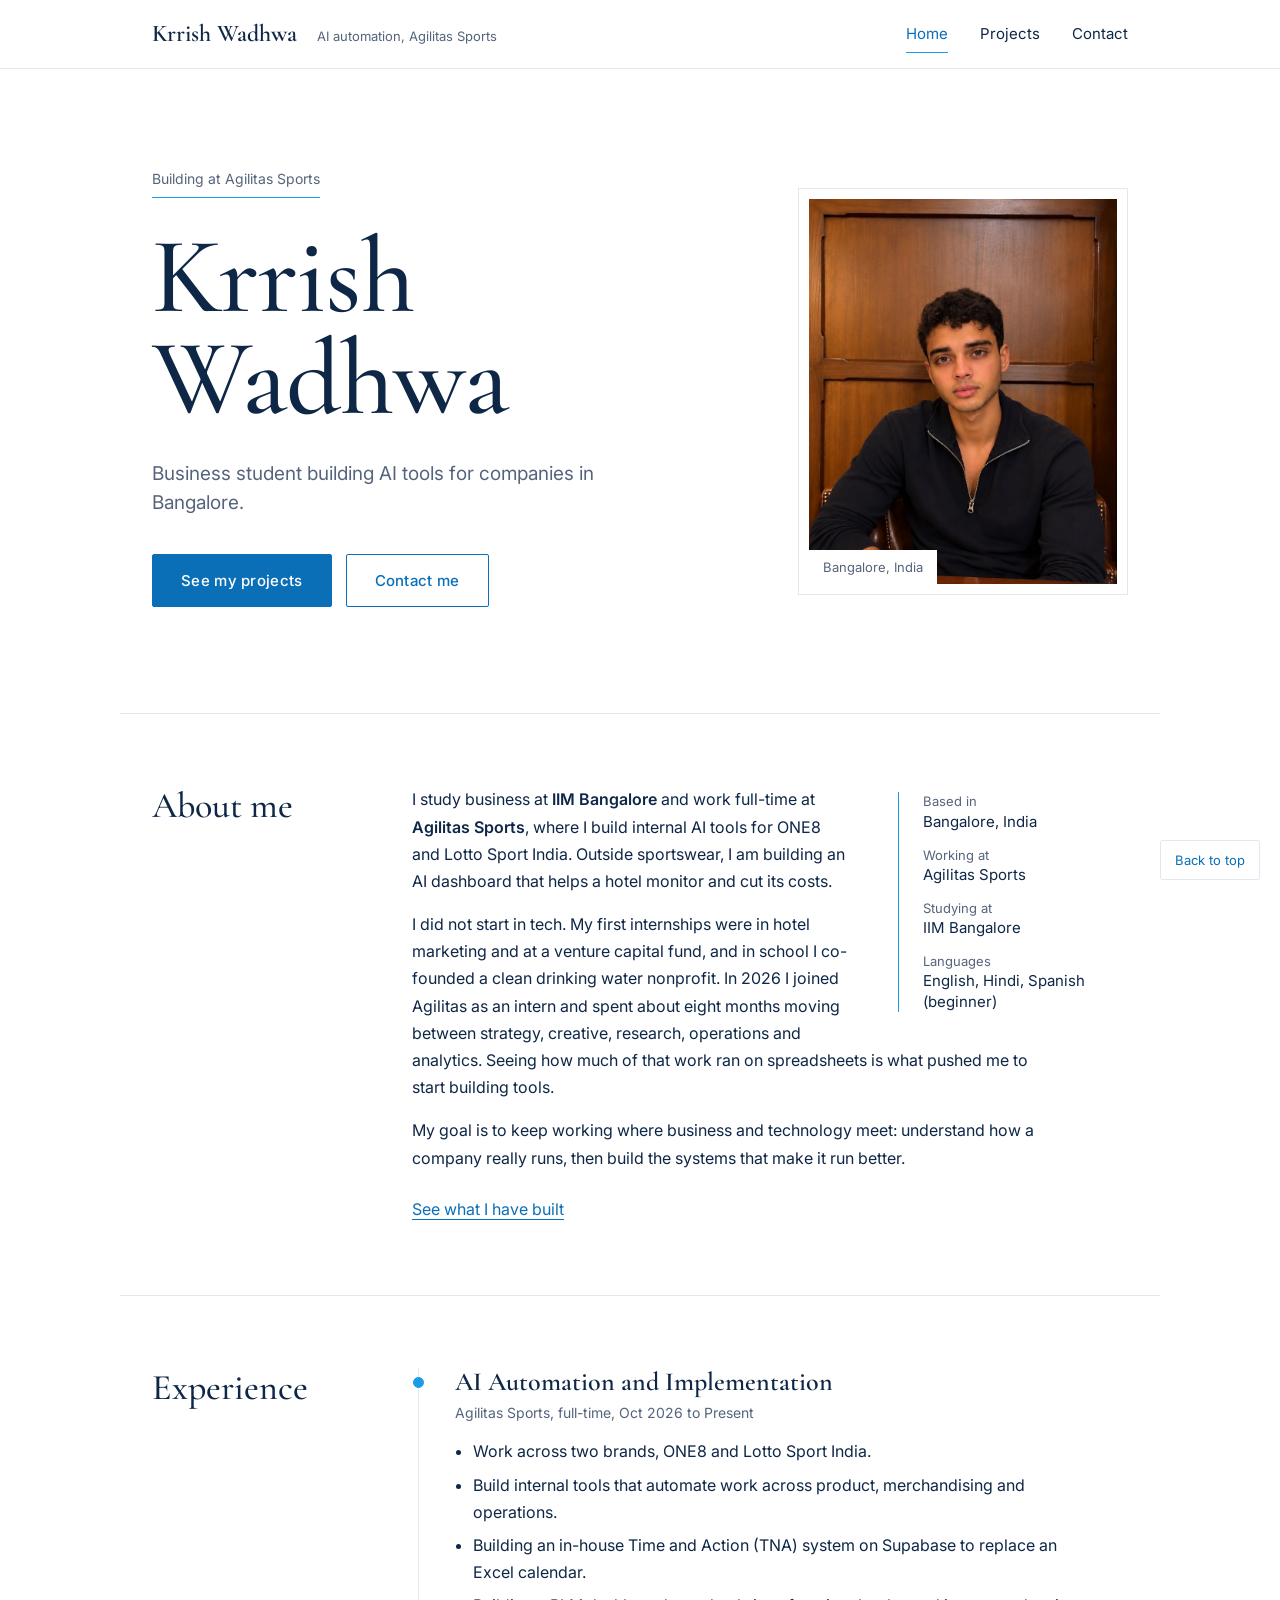
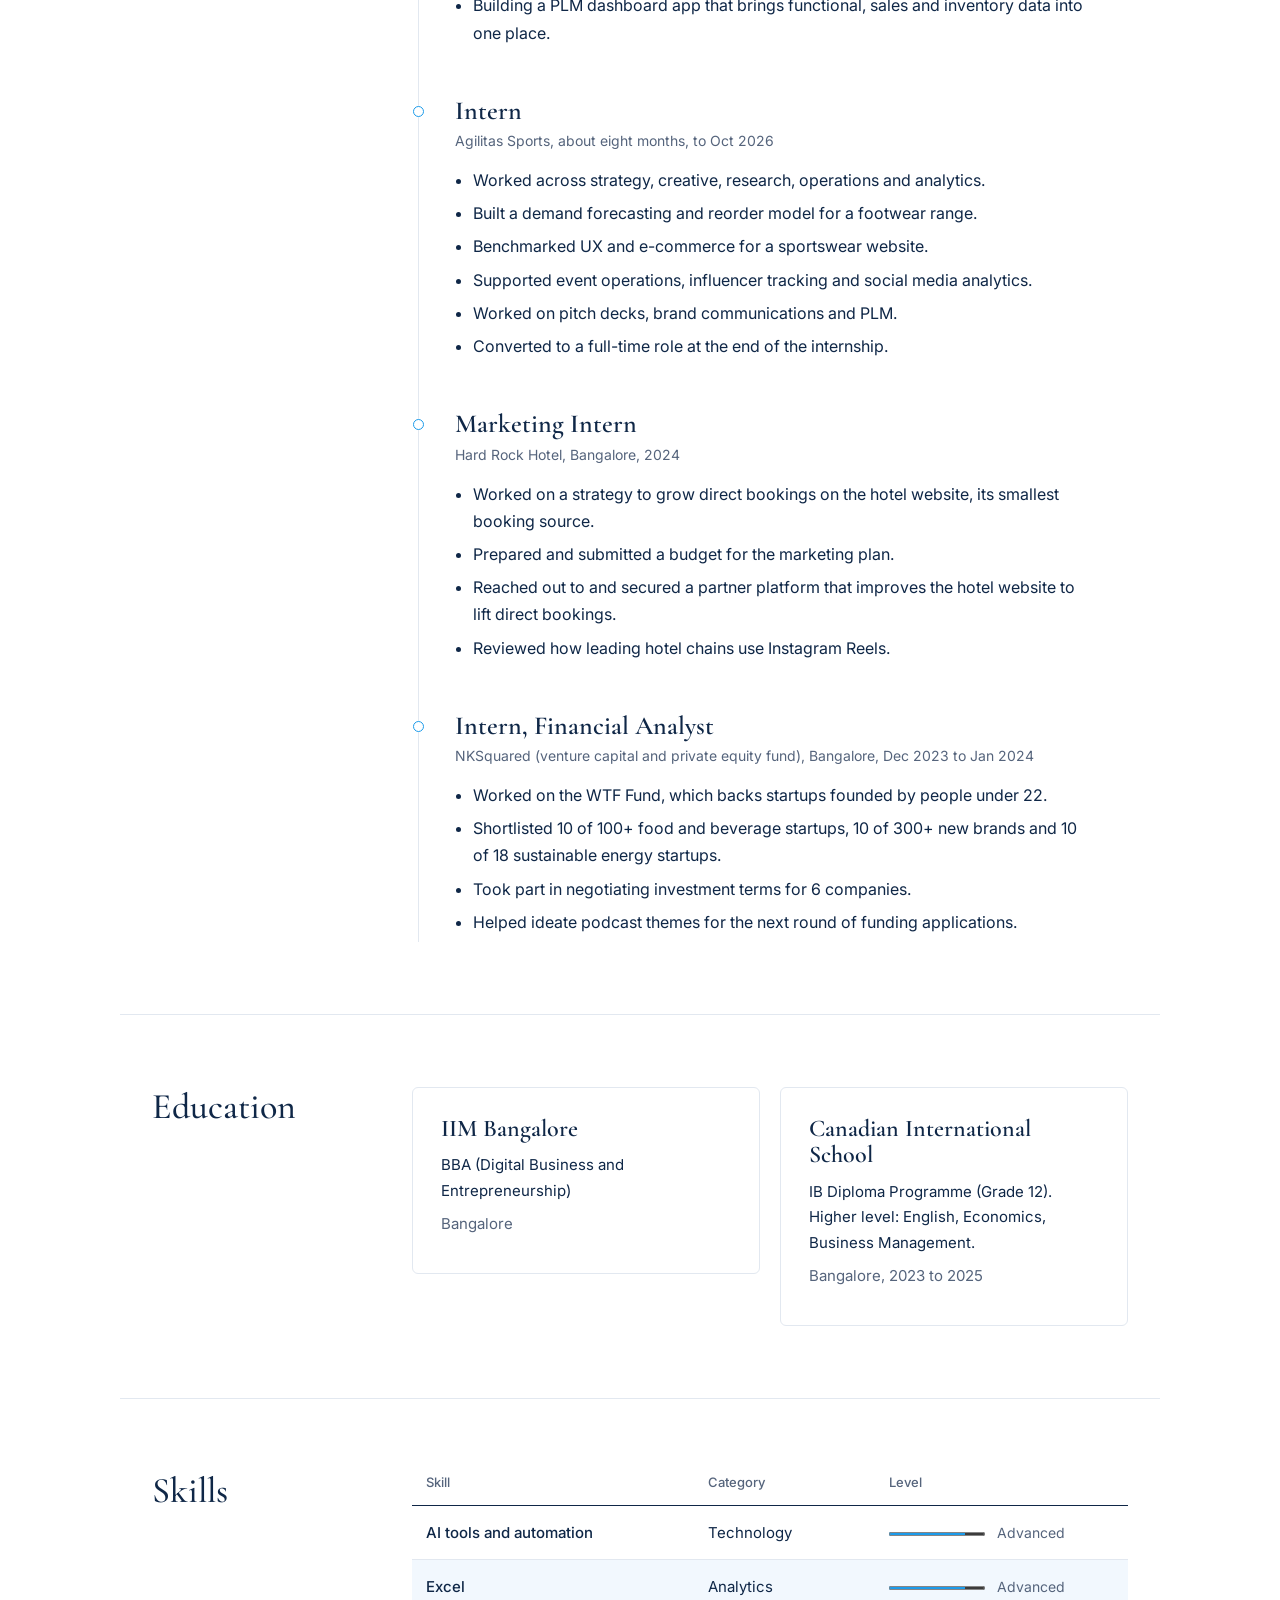
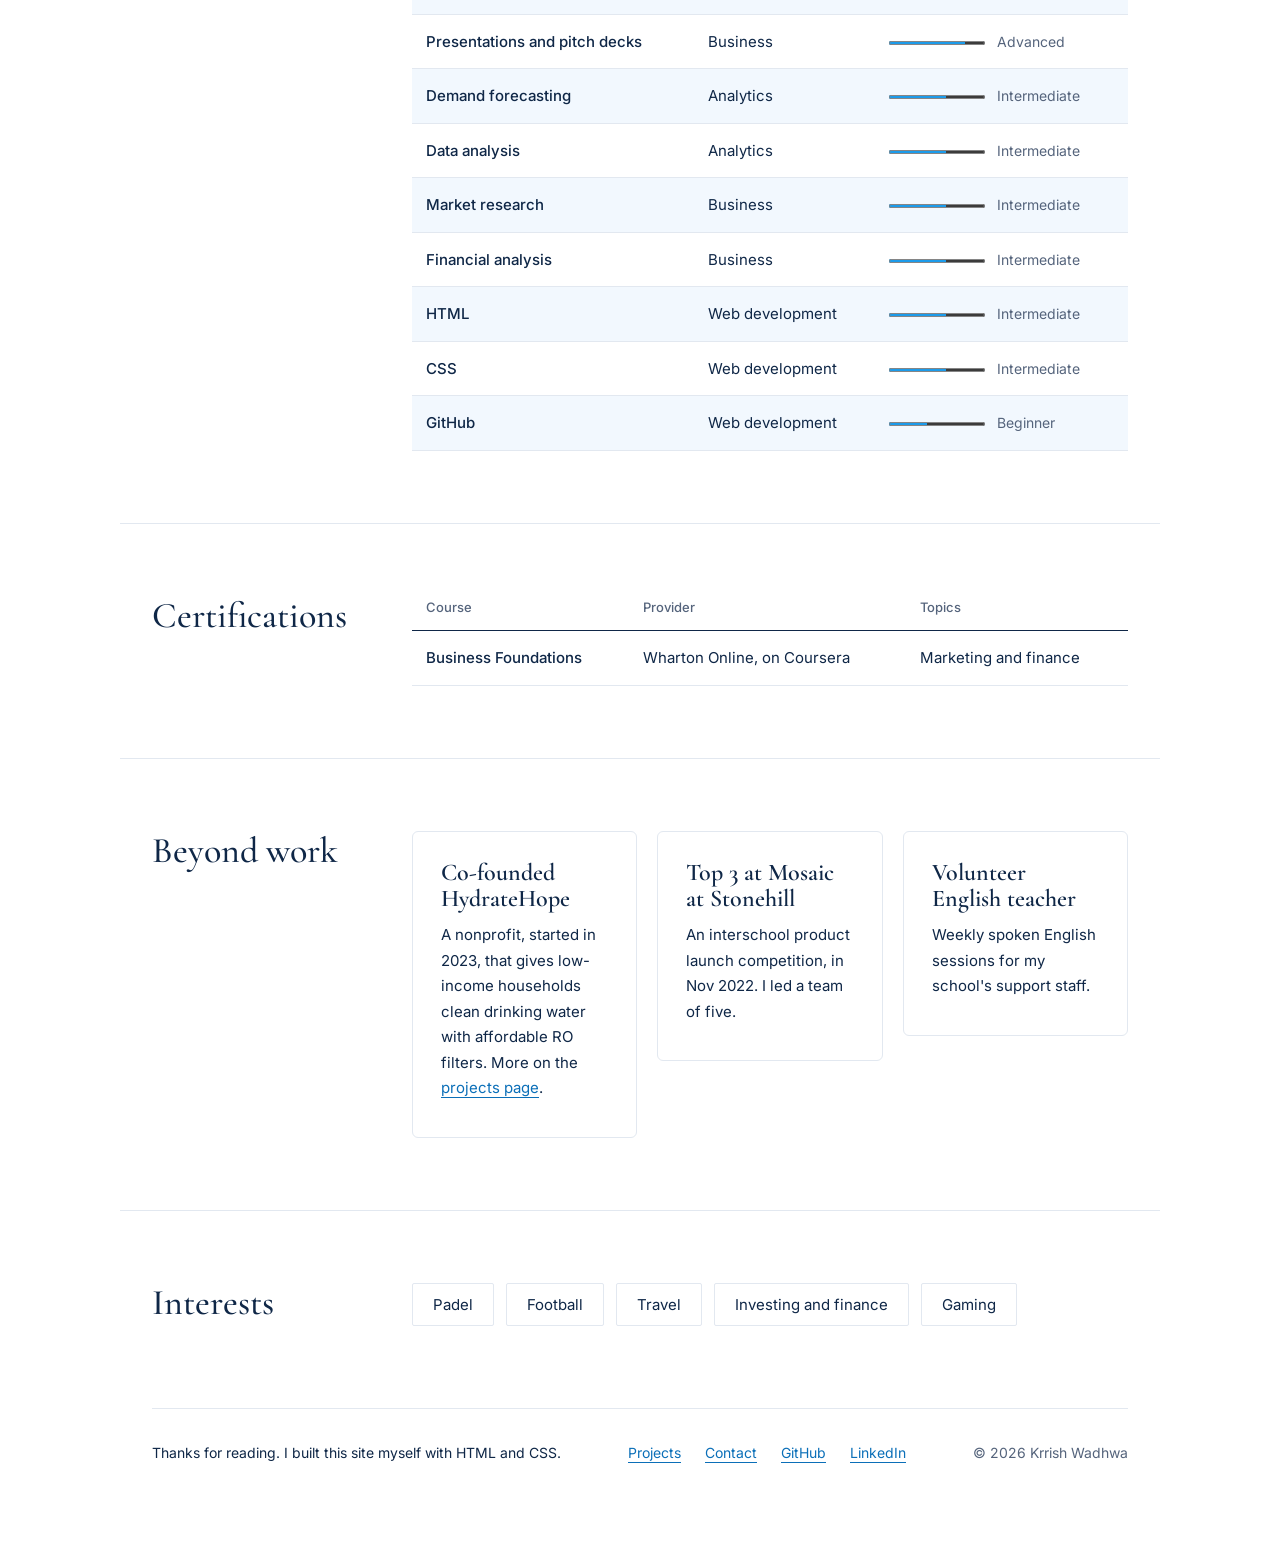
<file: index.html>
<!DOCTYPE html>
<html lang="en">
<head>
  <meta charset="UTF-8">
  <meta name="viewport" content="width=device-width, initial-scale=1.0">
  <meta name="description" content="Resume of Krrish Wadhwa, a business student at IIM Bangalore building AI tools for companies in Bangalore.">
  <title>Krrish Wadhwa | Resume</title>

  <link rel="preconnect" href="https://fonts.googleapis.com">
  <link rel="preconnect" href="https://fonts.gstatic.com" crossorigin>
  <link href="https://fonts.googleapis.com/css2?family=Cormorant+Garamond:wght@500;600&family=Inter:wght@400;500;600&display=swap" rel="stylesheet">

  <link rel="stylesheet" href="style.css">
</head>

<body id="top">

  <header class="site-header">
    <nav class="site-nav container" aria-label="Main">
      <a class="brand" href="index.html">
        Krrish Wadhwa
        <span class="brand-role">AI automation, Agilitas Sports</span>
      </a>
      <ul>
        <li><a class="current" href="index.html" aria-current="page">Home</a></li>
        <li><a href="projects.html">Projects</a></li>
        <li><a href="contact.html">Contact</a></li>
      </ul>
    </nav>
  </header>

  <main>

    <section class="hero container">
      <div class="hero-text">
        <p class="status">Building at Agilitas Sports</p>
        <h1>Krrish Wadhwa</h1>
        <p class="tagline">Business student building AI tools for companies in Bangalore.</p>
        <p class="hero-actions">
          <a class="button" href="projects.html">See my projects</a>
          <a class="button button-outline" href="contact.html">Contact me</a>
        </p>
      </div>

      <figure class="profile">
        <img src="images/profile.jpg" alt="Portrait of Krrish Wadhwa in a navy quarter-zip, seated at a wooden desk" width="800" height="1000">
        <figcaption>Bangalore, India</figcaption>
      </figure>
    </section>

    <section class="section container" id="about">
      <h2>About me</h2>
      <div class="section-body">

        <aside class="quick-facts" aria-label="Quick facts">
          <ul>
            <li><strong>Based in</strong> Bangalore, India</li>
            <li><strong>Working at</strong> Agilitas Sports</li>
            <li><strong>Studying at</strong> IIM Bangalore</li>
            <li><strong>Languages</strong> English, Hindi, Spanish (beginner)</li>
          </ul>
        </aside>

        <p>
          I study business at <span class="highlight">IIM Bangalore</span> and work full-time at
          <span class="highlight">Agilitas Sports</span>, where I build internal AI tools for
          ONE8 and Lotto Sport India. Outside sportswear, I am building an AI dashboard that
          helps a hotel monitor and cut its costs.
        </p>
        <p>
          I did not start in tech. My first internships were in hotel marketing and at a
          venture capital fund, and in school I co-founded a clean drinking water nonprofit.
          In 2026 I joined Agilitas as an intern and spent about eight months moving between
          strategy, creative, research, operations and analytics. Seeing how much of that work
          ran on spreadsheets is what pushed me to start building tools.
        </p>
        <p>
          My goal is to keep working where business and technology meet: understand how a
          company really runs, then build the systems that make it run better.
        </p>

        <p class="about-more"><a href="projects.html">See what I have built</a></p>

      </div>
    </section>

    <section class="section container" id="experience">
      <h2>Experience</h2>
      <div class="timeline">

        <article class="role">
          <span class="role-dot"></span>
          <h3>AI Automation and Implementation</h3>
          <p class="role-meta">
            Agilitas Sports, full-time,
            <time datetime="2026-10">Oct 2026</time> to Present
          </p>
          <ul>
            <li>Work across two brands, ONE8 and Lotto Sport India.</li>
            <li>Build internal tools that automate work across product, merchandising and operations.</li>
            <li>Building an in-house Time and Action (TNA) system on Supabase to replace an Excel calendar.</li>
            <li>Building a PLM dashboard app that brings functional, sales and inventory data into one place.</li>
          </ul>
        </article>

        <article class="role">
          <span class="role-dot"></span>
          <h3>Intern</h3>
          <p class="role-meta">
            Agilitas Sports, about eight months, to <time datetime="2026-10">Oct 2026</time>
          </p>
          <ul>
            <li>Worked across strategy, creative, research, operations and analytics.</li>
            <li>Built a demand forecasting and reorder model for a footwear range.</li>
            <li>Benchmarked UX and e-commerce for a sportswear website.</li>
            <li>Supported event operations, influencer tracking and social media analytics.</li>
            <li>Worked on pitch decks, brand communications and PLM.</li>
            <li>Converted to a full-time role at the end of the internship.</li>
          </ul>
        </article>

        <article class="role">
          <span class="role-dot"></span>
          <h3>Marketing Intern</h3>
          <p class="role-meta">
            Hard Rock Hotel, Bangalore, <time datetime="2024">2024</time>
          </p>
          <ul>
            <li>Worked on a strategy to grow direct bookings on the hotel website, its smallest booking source.</li>
            <li>Prepared and submitted a budget for the marketing plan.</li>
            <li>Reached out to and secured a partner platform that improves the hotel website to lift direct bookings.</li>
            <li>Reviewed how leading hotel chains use Instagram Reels.</li>
          </ul>
        </article>

        <article class="role">
          <span class="role-dot"></span>
          <h3>Intern, Financial Analyst</h3>
          <p class="role-meta">
            NKSquared (venture capital and private equity fund), Bangalore,
            <time datetime="2023-12">Dec 2023</time> to <time datetime="2024-01">Jan 2024</time>
          </p>
          <ul>
            <li>Worked on the WTF Fund, which backs startups founded by people under 22.</li>
            <li>Shortlisted 10 of 100+ food and beverage startups, 10 of 300+ new brands and 10 of 18 sustainable energy startups.</li>
            <li>Took part in negotiating investment terms for 6 companies.</li>
            <li>Helped ideate podcast themes for the next round of funding applications.</li>
          </ul>
        </article>

      </div>
    </section>

    <section class="section container" id="education">
      <h2>Education</h2>
      <div class="card-grid card-grid-two">

        <article class="card surface">
          <h3>IIM Bangalore</h3>
          <p>BBA (Digital Business and Entrepreneurship)</p>
          <p class="card-meta">Bangalore</p>
        </article>

        <article class="card surface">
          <h3>Canadian International School</h3>
          <p>IB Diploma Programme (Grade 12). Higher level: English, Economics, Business Management.</p>
          <p class="card-meta">Bangalore, <time datetime="2023-08">2023</time> to <time datetime="2025">2025</time></p>
        </article>

      </div>
    </section>

    <section class="section container" id="skills">
      <h2>Skills</h2>
      <div class="section-body">
        <table class="data-table skills-table">
          <thead>
            <tr>
              <th scope="col">Skill</th>
              <th scope="col">Category</th>
              <th scope="col">Level</th>
            </tr>
          </thead>
          <tbody>
            <tr>
              <td>AI tools and automation</td>
              <td>Technology</td>
              <td><progress value="4" max="5">4 out of 5</progress> <span class="level">Advanced</span></td>
            </tr>
            <tr>
              <td>Excel</td>
              <td>Analytics</td>
              <td><progress value="4" max="5">4 out of 5</progress> <span class="level">Advanced</span></td>
            </tr>
            <tr>
              <td>Presentations and pitch decks</td>
              <td>Business</td>
              <td><progress value="4" max="5">4 out of 5</progress> <span class="level">Advanced</span></td>
            </tr>
            <tr>
              <td>Demand forecasting</td>
              <td>Analytics</td>
              <td><progress value="3" max="5">3 out of 5</progress> <span class="level">Intermediate</span></td>
            </tr>
            <tr>
              <td>Data analysis</td>
              <td>Analytics</td>
              <td><progress value="3" max="5">3 out of 5</progress> <span class="level">Intermediate</span></td>
            </tr>
            <tr>
              <td>Market research</td>
              <td>Business</td>
              <td><progress value="3" max="5">3 out of 5</progress> <span class="level">Intermediate</span></td>
            </tr>
            <tr>
              <td>Financial analysis</td>
              <td>Business</td>
              <td><progress value="3" max="5">3 out of 5</progress> <span class="level">Intermediate</span></td>
            </tr>
            <tr>
              <td>HTML</td>
              <td>Web development</td>
              <td><progress value="3" max="5">3 out of 5</progress> <span class="level">Intermediate</span></td>
            </tr>
            <tr>
              <td>CSS</td>
              <td>Web development</td>
              <td><progress value="3" max="5">3 out of 5</progress> <span class="level">Intermediate</span></td>
            </tr>
            <tr>
              <td>GitHub</td>
              <td>Web development</td>
              <td><progress value="2" max="5">2 out of 5</progress> <span class="level">Beginner</span></td>
            </tr>
          </tbody>
        </table>
      </div>
    </section>

    <section class="section container" id="certifications">
      <h2>Certifications</h2>
      <div class="section-body">
        <table class="data-table">
          <thead>
            <tr>
              <th scope="col">Course</th>
              <th scope="col">Provider</th>
              <th scope="col">Topics</th>
            </tr>
          </thead>
          <tbody>
            <tr>
              <td>Business Foundations</td>
              <td>Wharton Online, on Coursera</td>
              <td>Marketing and finance</td>
            </tr>
          </tbody>
        </table>
      </div>
    </section>

    <section class="section container" id="beyond-work">
      <h2>Beyond work</h2>
      <div class="card-grid">

        <article class="card surface">
          <h3>Co-founded HydrateHope</h3>
          <p>
            A nonprofit, started in <time datetime="2023-09">2023</time>, that gives
            low-income households clean drinking water with affordable RO filters.
            More on the <a href="projects.html">projects page</a>.
          </p>
        </article>

        <article class="card surface">
          <h3>Top 3 at Mosaic at Stonehill</h3>
          <p>
            An interschool product launch competition, in
            <time datetime="2022-11">Nov 2022</time>. I led a team of five.
          </p>
        </article>

        <article class="card surface">
          <h3>Volunteer English teacher</h3>
          <p>Weekly spoken English sessions for my school's support staff.</p>
        </article>

      </div>
    </section>

    <section class="section container" id="interests">
      <h2>Interests</h2>
      <ul class="chips">
        <li>Padel</li>
        <li>Football</li>
        <li>Travel</li>
        <li>Investing and finance</li>
        <li>Gaming</li>
      </ul>
    </section>

  </main>

  <footer class="site-footer container">
    <div class="footer-inner">
      <p>Thanks for reading. I built this site myself with HTML and CSS.</p>
      <ul>
        <li><a href="projects.html">Projects</a></li>
        <li><a href="contact.html">Contact</a></li>
        <li><a href="https://github.com/krrishwadhwa06-eng">GitHub</a></li>
        <li><a href="https://www.linkedin.com/in/krrish-wadhwa-406940265/">LinkedIn</a></li>
      </ul>
      <p class="copyright">&copy; <time datetime="2026">2026</time> Krrish Wadhwa</p>
    </div>
  </footer>

  <a class="back-to-top" href="#top">Back to top</a>

</body>
</html>
</file>
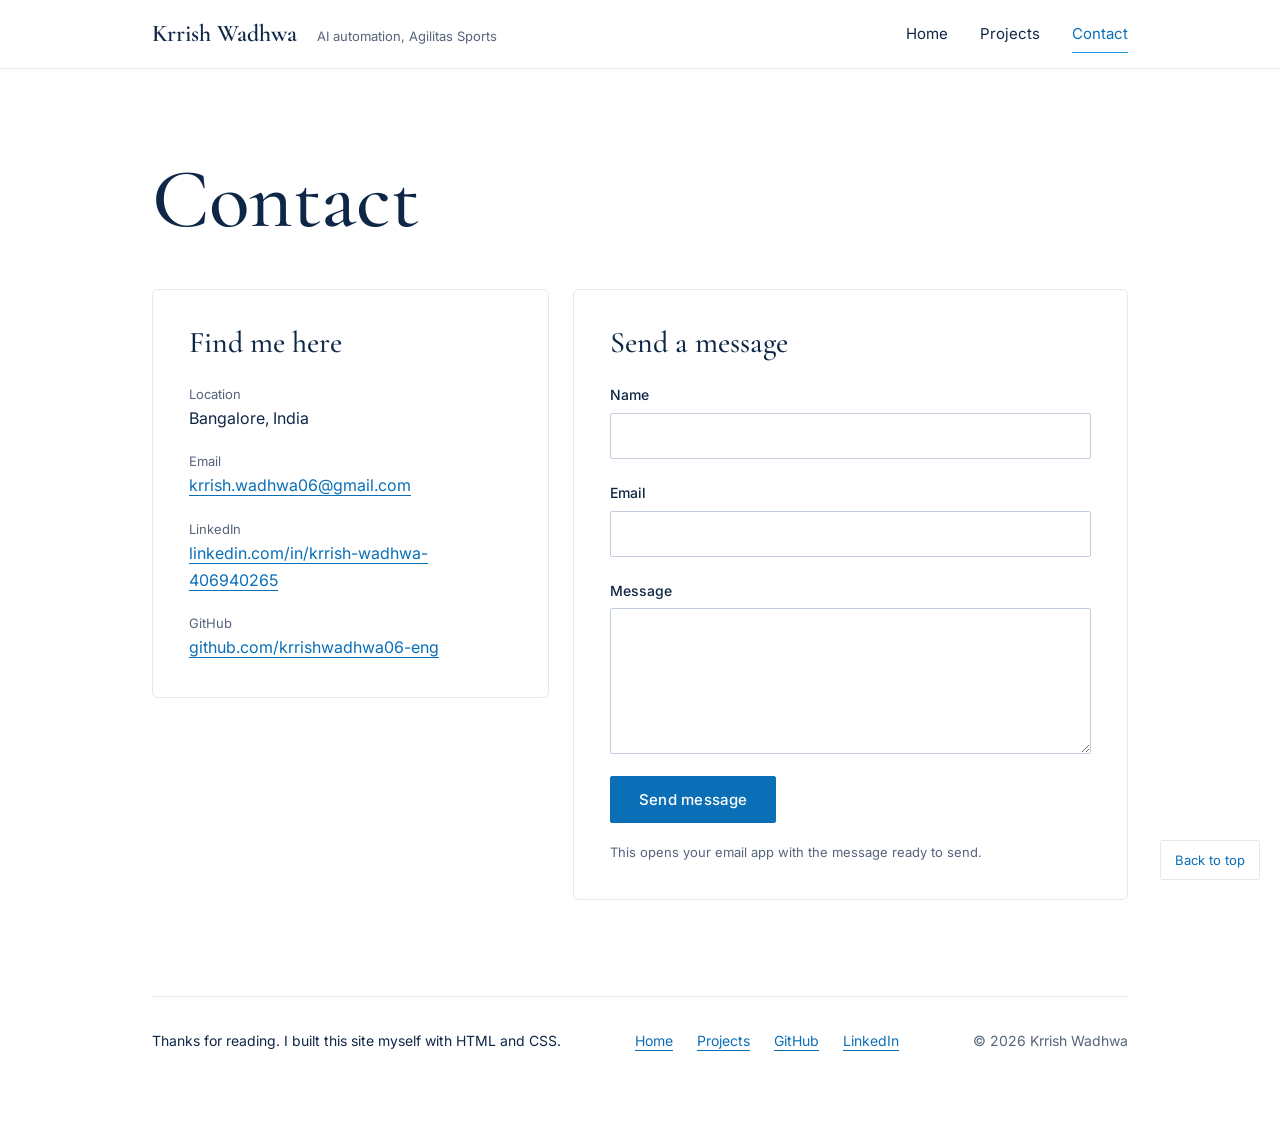
<file: contact.html>
<!DOCTYPE html>
<html lang="en">
<head>
  <meta charset="UTF-8">
  <meta name="viewport" content="width=device-width, initial-scale=1.0">
  <meta name="description" content="Contact Krrish Wadhwa.">
  <title>Contact | Krrish Wadhwa</title>

  <link rel="preconnect" href="https://fonts.googleapis.com">
  <link rel="preconnect" href="https://fonts.gstatic.com" crossorigin>
  <link href="https://fonts.googleapis.com/css2?family=Cormorant+Garamond:wght@500;600&family=Inter:wght@400;500;600&display=swap" rel="stylesheet">

  <link rel="stylesheet" href="style.css">
</head>

<body id="top">

  <header class="site-header">
    <nav class="site-nav container" aria-label="Main">
      <a class="brand" href="index.html">
        Krrish Wadhwa
        <span class="brand-role">AI automation, Agilitas Sports</span>
      </a>
      <ul>
        <li><a href="index.html">Home</a></li>
        <li><a href="projects.html">Projects</a></li>
        <li><a class="current" href="contact.html" aria-current="page">Contact</a></li>
      </ul>
    </nav>
  </header>

  <main>

    <section class="page-intro container">
      <h1>Contact</h1>
    </section>

    <section class="container contact-layout">

      <div class="panel surface">
        <h2>Find me here</h2>
        <address>
          <ul class="contact-list">
            <li><strong>Location</strong> Bangalore, India</li>
            <li><strong>Email</strong> <a href="mailto:krrish.wadhwa06@gmail.com">krrish.wadhwa06@gmail.com</a></li>
            <li><strong>LinkedIn</strong> <a href="https://www.linkedin.com/in/krrish-wadhwa-406940265/">linkedin.com/in/krrish-wadhwa-406940265</a></li>
            <li><strong>GitHub</strong> <a href="https://github.com/krrishwadhwa06-eng">github.com/krrishwadhwa06-eng</a></li>
          </ul>
        </address>
      </div>

      <!-- GitHub Pages serves static files only, so the form hands off to the visitor's mail client. -->
      <form id="contact-form" class="surface" action="mailto:krrish.wadhwa06@gmail.com" method="post" enctype="text/plain">
        <h2>Send a message</h2>

        <label for="name">Name</label>
        <input type="text" id="name" name="name" autocomplete="name" required>

        <label for="email">Email</label>
        <input type="email" id="email" name="email" autocomplete="email" required>

        <label for="message">Message</label>
        <textarea id="message" name="message" rows="6" required></textarea>

        <button class="button" type="submit">Send message</button>
        <p class="form-note">This opens your email app with the message ready to send.</p>
      </form>

    </section>

  </main>

  <footer class="site-footer container">
    <div class="footer-inner">
      <p>Thanks for reading. I built this site myself with HTML and CSS.</p>
      <ul>
        <li><a href="index.html">Home</a></li>
        <li><a href="projects.html">Projects</a></li>
        <li><a href="https://github.com/krrishwadhwa06-eng">GitHub</a></li>
        <li><a href="https://www.linkedin.com/in/krrish-wadhwa-406940265/">LinkedIn</a></li>
      </ul>
      <p class="copyright">&copy; <time datetime="2026">2026</time> Krrish Wadhwa</p>
    </div>
  </footer>

  <a class="back-to-top" href="#top">Back to top</a>

</body>
</html>
</file>
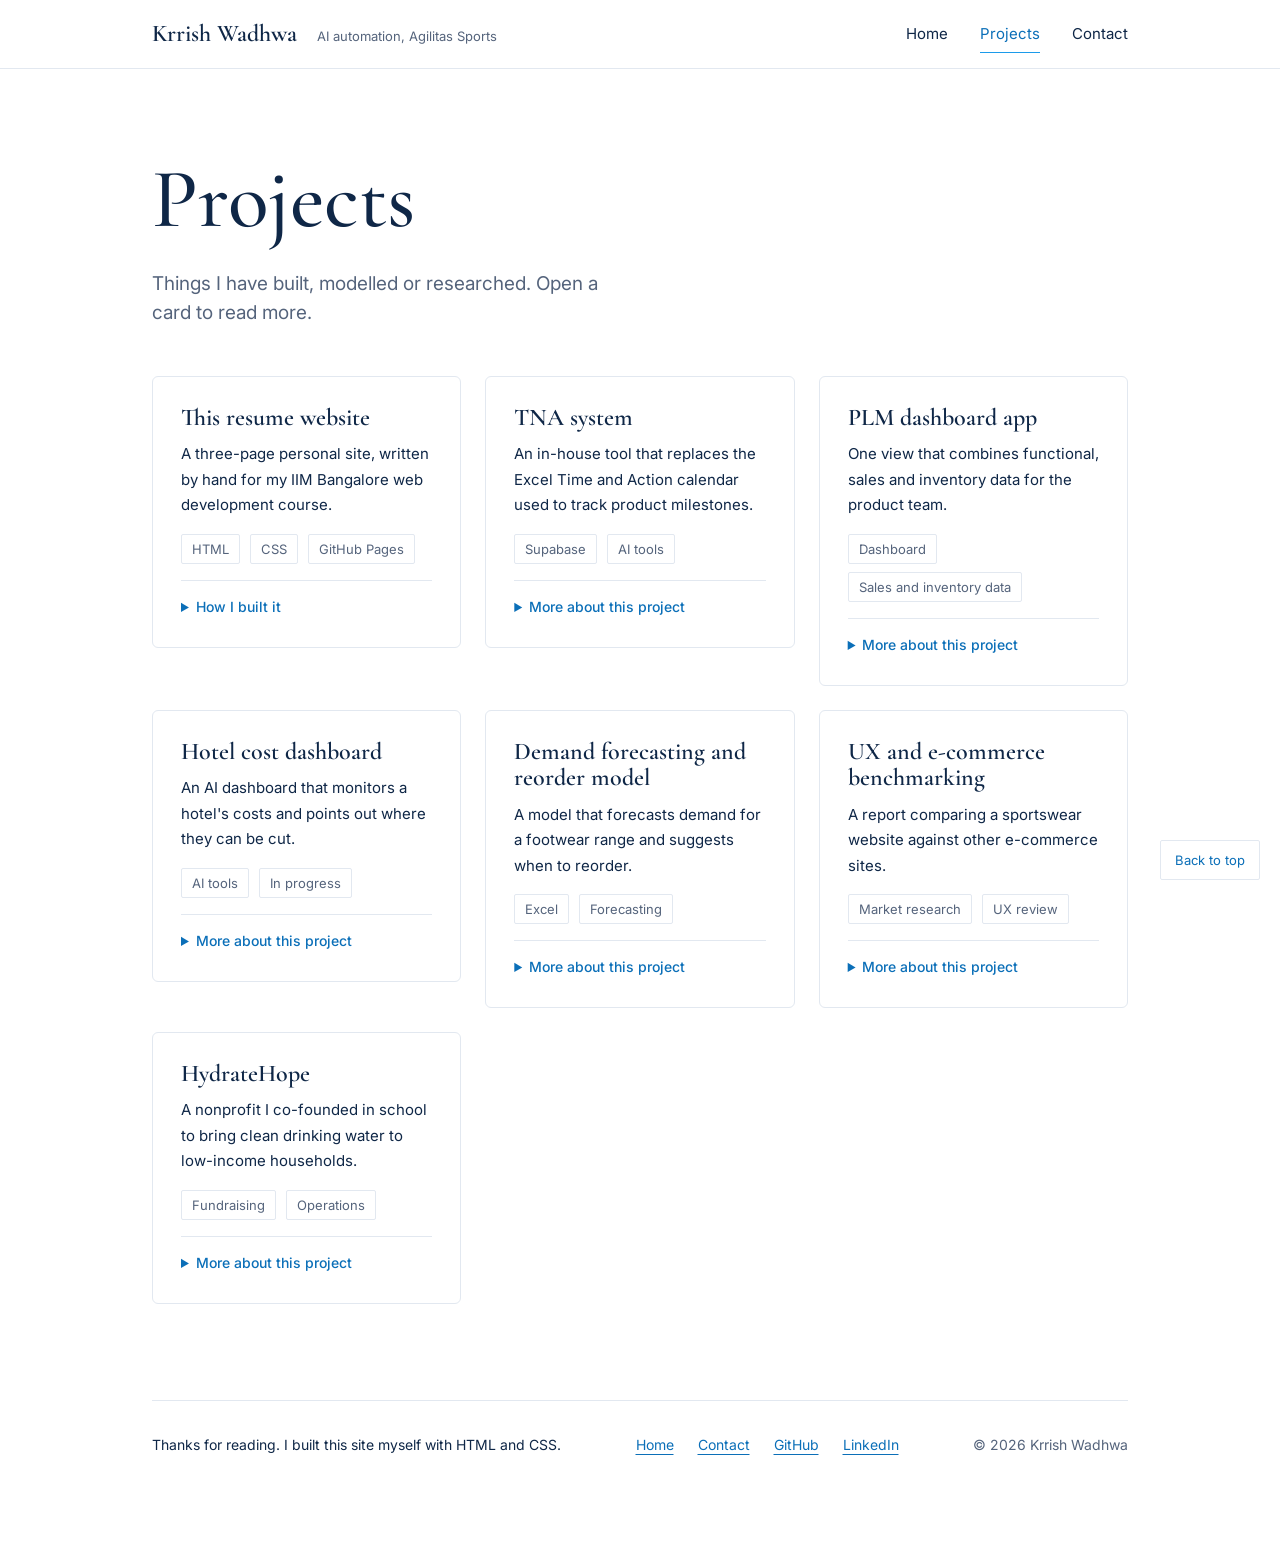
<file: projects.html>
<!DOCTYPE html>
<html lang="en">
<head>
  <meta charset="UTF-8">
  <meta name="viewport" content="width=device-width, initial-scale=1.0">
  <meta name="description" content="Projects by Krrish Wadhwa: internal tools, dashboards, forecasting models and research.">
  <title>Projects | Krrish Wadhwa</title>

  <link rel="preconnect" href="https://fonts.googleapis.com">
  <link rel="preconnect" href="https://fonts.gstatic.com" crossorigin>
  <link href="https://fonts.googleapis.com/css2?family=Cormorant+Garamond:wght@500;600&family=Inter:wght@400;500;600&display=swap" rel="stylesheet">

  <link rel="stylesheet" href="style.css">
</head>

<body id="top">

  <header class="site-header">
    <nav class="site-nav container" aria-label="Main">
      <a class="brand" href="index.html">
        Krrish Wadhwa
        <span class="brand-role">AI automation, Agilitas Sports</span>
      </a>
      <ul>
        <li><a href="index.html">Home</a></li>
        <li><a class="current" href="projects.html" aria-current="page">Projects</a></li>
        <li><a href="contact.html">Contact</a></li>
      </ul>
    </nav>
  </header>

  <main>

    <section class="page-intro container">
      <h1>Projects</h1>
      <p class="tagline">Things I have built, modelled or researched. Open a card to read more.</p>
    </section>

    <section class="container project-grid" aria-label="Project list">

      <article class="card surface">
        <h2>This resume website</h2>
        <p>A three-page personal site, written by hand for my IIM Bangalore web development course.</p>
        <ul class="chips">
          <li>HTML</li>
          <li>CSS</li>
          <li>GitHub Pages</li>
        </ul>
        <details>
          <summary>How I built it</summary>
          <ol>
            <li>Wrote the content in semantic HTML across three linked pages.</li>
            <li>Styled it with one external stylesheet, using flexbox, grid and media queries.</li>
            <li>Hosted it on GitHub Pages from a public repository.</li>
          </ol>
        </details>
      </article>

      <article class="card surface">
        <h2>TNA system</h2>
        <p>An in-house tool that replaces the Excel Time and Action calendar used to track product milestones.</p>
        <ul class="chips">
          <li>Supabase</li>
          <li>AI tools</li>
        </ul>
        <details>
          <summary>More about this project</summary>
          <p>
            A Time and Action calendar lists every milestone between design and delivery, and
            who owns each one. Ours lived in a shared Excel file. I am building a tool with a
            Supabase database behind it so the team works from one live version.
          </p>
        </details>
      </article>

      <article class="card surface">
        <h2>PLM dashboard app</h2>
        <p>One view that combines functional, sales and inventory data for the product team.</p>
        <ul class="chips">
          <li>Dashboard</li>
          <li>Sales and inventory data</li>
        </ul>
        <details>
          <summary>More about this project</summary>
          <p>
            Product, sales and inventory numbers usually sit in separate files. This app
            brings them together so a product decision can be checked against how the
            product is actually selling and what stock is left.
          </p>
        </details>
      </article>

      <article class="card surface">
        <h2>Hotel cost dashboard</h2>
        <p>An AI dashboard that monitors a hotel's costs and points out where they can be cut.</p>
        <ul class="chips">
          <li>AI tools</li>
          <li>In progress</li>
        </ul>
        <details>
          <summary>More about this project</summary>
          <p>
            I am building this now. The aim is to show a hotel's costs in one place, flag
            the ones that are rising, and suggest where to cut.
          </p>
        </details>
      </article>

      <article class="card surface">
        <h2>Demand forecasting and reorder model</h2>
        <p>A model that forecasts demand for a footwear range and suggests when to reorder.</p>
        <ul class="chips">
          <li>Excel</li>
          <li>Forecasting</li>
        </ul>
        <details>
          <summary>More about this project</summary>
          <p>
            Built in Excel during my internship at Agilitas Sports. It turns a demand
            forecast for each product into a reorder suggestion.
          </p>
        </details>
      </article>

      <article class="card surface">
        <h2>UX and e-commerce benchmarking</h2>
        <p>A report comparing a sportswear website against other e-commerce sites.</p>
        <ul class="chips">
          <li>Market research</li>
          <li>UX review</li>
        </ul>
        <details>
          <summary>More about this project</summary>
          <p>
            Written during my internship at Agilitas Sports, to show where the site's
            shopping experience could improve.
          </p>
        </details>
      </article>

      <article class="card surface">
        <h2>HydrateHope</h2>
        <p>A nonprofit I co-founded in school to bring clean drinking water to low-income households.</p>
        <ul class="chips">
          <li>Fundraising</li>
          <li>Operations</li>
        </ul>
        <details>
          <summary>More about this project</summary>
          <p>
            The idea came from a school visit to a village near Bangalore. We learned to
            assemble RO filters ourselves, which costs far less than buying them, and gave
            them to households that needed one. We also taught unemployed people to service
            the filters, so the work created an income for them.
          </p>
        </details>
      </article>

    </section>

  </main>

  <footer class="site-footer container">
    <div class="footer-inner">
      <p>Thanks for reading. I built this site myself with HTML and CSS.</p>
      <ul>
        <li><a href="index.html">Home</a></li>
        <li><a href="contact.html">Contact</a></li>
        <li><a href="https://github.com/krrishwadhwa06-eng">GitHub</a></li>
        <li><a href="https://www.linkedin.com/in/krrish-wadhwa-406940265/">LinkedIn</a></li>
      </ul>
      <p class="copyright">&copy; <time datetime="2026">2026</time> Krrish Wadhwa</p>
    </div>
  </footer>

  <a class="back-to-top" href="#top">Back to top</a>

</body>
</html>
</file>
<file: style.css>
/* ---------- Theme ---------- */

:root {
  --navy: #0f2747;
  --navy-soft: #55647c;
  --sky: #1c9bea;
  --sky-deep: #0b6fb8;  /* darker accent: readable contrast for link text on white */
  --sky-wash: #f2f8fe;
  --line: #e2e8f0;
  --white: #ffffff;

  --font-heading: "Cormorant Garamond", Georgia, serif;
  --font-body: "Inter", Arial, sans-serif;

  --page-width: 1040px;
  --radius: 6px;
}


/* ---------- Base ---------- */

* {
  box-sizing: border-box;
}

html {
  scroll-behavior: smooth;
  /* keeps anchor targets clear of the sticky header */
  scroll-padding-top: 88px;
}

body {
  margin: 0;
  background-color: var(--white);
  color: var(--navy);
  font-family: var(--font-body);
  font-size: 1rem;
  line-height: 1.7;
}

h1, h2, h3 {
  font-family: var(--font-heading);
  font-weight: 600;
  line-height: 1.1;
  margin: 0;
}

p {
  margin: 0 0 1rem;
}

img {
  display: block;
  max-width: 100%;
  height: auto;
}

a {
  color: var(--sky-deep);
  text-decoration-thickness: 1px;
  text-underline-offset: 4px;
  transition: color 0.2s ease;
}

a:hover {
  color: var(--navy);
}

a:focus-visible,
button:focus-visible,
summary:focus-visible {
  outline: 2px solid var(--sky);
  outline-offset: 3px;
}

.site-nav ul,
.quick-facts ul,
.chips,
.contact-list,
.footer-inner ul {
  margin: 0;
  padding: 0;
  list-style: none;
}

.container {
  max-width: var(--page-width);
  margin: 0 auto;
  padding-left: 32px;
  padding-right: 32px;
}

.surface {
  background-color: var(--white);
  border: 1px solid var(--line);
  border-radius: var(--radius);
}


/* ---------- Navigation ---------- */

.site-header {
  position: sticky;
  top: 0;
  z-index: 10;
  background-color: rgba(255, 255, 255, 0.82);
  border-bottom: 1px solid var(--line);
  -webkit-backdrop-filter: blur(14px);
  backdrop-filter: blur(14px);
}

.site-nav {
  display: flex;
  justify-content: space-between;
  align-items: center;
  gap: 16px;
  min-height: 68px;
}

.brand {
  font-family: var(--font-heading);
  font-size: 1.5rem;
  font-weight: 600;
  text-decoration: none;
  white-space: nowrap;
  color: var(--navy);
}

.brand-role {
  margin-left: 14px;
  font-family: var(--font-body);
  font-size: 0.8125rem;
  font-weight: 400;
  color: var(--navy-soft);
}

.site-nav ul {
  display: flex;
  gap: 32px;
}

.site-nav li > a {
  display: block;
  padding: 6px 0;
  border-bottom: 1px solid transparent;
  font-size: 0.9375rem;
  text-decoration: none;
  color: var(--navy);
  transition: border-color 0.2s ease, color 0.2s ease;
}

.site-nav li > a:hover,
.site-nav li > a.current {
  border-bottom-color: var(--sky);
  color: var(--sky-deep);
}


/* ---------- Hero and page intro ---------- */

.hero {
  display: flex;
  align-items: center;
  justify-content: space-between;
  gap: 72px;
  padding-top: 96px;
  padding-bottom: 96px;
}

.hero-text {
  flex: 1;
}

.status {
  display: inline-block;
  margin-bottom: 28px;
  padding-bottom: 6px;
  border-bottom: 1px solid var(--sky);
  font-size: 0.875rem;
  color: var(--navy-soft);
}

.hero h1 {
  font-size: clamp(3.5rem, 9.5vw, 6.75rem);
  font-weight: 500;
  line-height: 0.95;
  letter-spacing: -0.01em;
}

.page-intro {
  padding-top: 88px;
  padding-bottom: 48px;
}

.page-intro h1 {
  font-size: clamp(3.25rem, 8vw, 5.25rem);
  font-weight: 500;
  line-height: 1;
}

.tagline {
  max-width: 30rem;
  margin: 28px 0 0;
  font-size: 1.1875rem;
  line-height: 1.55;
  color: var(--navy-soft);
}

.hero-actions {
  margin: 36px 0 0;
}

.profile {
  position: relative;
  flex: 0 0 330px;
  margin: 0;
  padding: 10px;
  border: 1px solid var(--line);
}

.profile figcaption {
  position: absolute;
  left: 10px;
  bottom: 10px;
  padding: 6px 14px;
  background-color: var(--white);
  font-size: 0.8125rem;
  color: var(--navy-soft);
}


/* ---------- Buttons ---------- */

.button {
  display: inline-block;
  margin: 0 10px 10px 0;
  padding: 13px 28px;
  border: 1px solid var(--sky-deep);
  border-radius: 2px;
  background-color: var(--sky-deep);
  color: var(--white);
  font-family: var(--font-body);
  font-size: 0.9375rem;
  font-weight: 500;
  letter-spacing: 0.02em;
  text-decoration: none;
  cursor: pointer;
  transition: background-color 0.2s ease, border-color 0.2s ease, color 0.2s ease;
}

.button:hover {
  background-color: var(--navy);
  border-color: var(--navy);
  color: var(--white);
}

.button-outline {
  background-color: transparent;
  color: var(--sky-deep);
}


/* ---------- Home page sections ---------- */

.section {
  display: grid;
  grid-template-columns: 220px 1fr;
  gap: 40px;
  padding-top: 72px;
  padding-bottom: 72px;
  border-top: 1px solid var(--line);
}

.section > h2 {
  font-size: 2.25rem;
  font-weight: 500;
}

.panel {
  padding: 36px;
}

.section-body p {
  max-width: 40rem;
}

.highlight {
  font-weight: 600;
}

.quick-facts {
  float: right;
  width: 230px;
  margin: 6px 0 20px 48px;
  padding-left: 24px;
  border-left: 1px solid var(--sky);
}

.quick-facts li {
  margin-bottom: 14px;
  font-size: 0.9375rem;
  line-height: 1.4;
}

.quick-facts li:last-child {
  margin-bottom: 0;
}

.quick-facts strong,
.contact-list strong {
  display: block;
  font-size: 0.8125rem;
  font-weight: 400;
  color: var(--navy-soft);
}

.about-more {
  clear: both;
  margin: 0;
  padding-top: 8px;
}


/* ---------- Experience timeline ---------- */

.timeline {
  margin-left: 6px;
  border-left: 1px solid var(--line);
}

.role {
  position: relative;
  padding: 0 0 44px 36px;
}

.role-dot {
  position: absolute;
  left: -6px;
  top: 9px;
  width: 11px;
  height: 11px;
  border: 1px solid var(--sky);
  border-radius: 50%;
  background-color: var(--white);
}

.role:first-child .role-dot {
  background-color: var(--sky);
}

.role:last-child {
  padding-bottom: 0;
}

.role h3 {
  font-size: 1.625rem;
}

.role-meta {
  margin: 4px 0 14px;
  font-size: 0.875rem;
  color: var(--navy-soft);
}

.role ul {
  max-width: 40rem;
  margin: 0;
  padding-left: 18px;
}

.role li {
  margin-bottom: 6px;
}


/* ---------- Cards ---------- */

.card {
  padding: 28px;
  transition: transform 0.25s ease, border-color 0.25s ease, box-shadow 0.25s ease;
}

.card:hover {
  transform: translateY(-3px);
  border-color: var(--sky);
  box-shadow: 0 14px 30px rgba(15, 39, 71, 0.07);
}

.card h2,
.card h3 {
  margin-bottom: 10px;
  font-size: 1.5rem;
}

.card p {
  margin-bottom: 8px;
  font-size: 0.9375rem;
}

.card-meta {
  font-size: 0.875rem;
  color: var(--navy-soft);
}

.card-grid {
  display: grid;
  grid-template-columns: repeat(3, 1fr);
  gap: 20px;
  align-items: start;
}

.card-grid-two {
  grid-template-columns: repeat(2, 1fr);
}


/* ---------- Tables ---------- */

.data-table {
  width: 100%;
  border-collapse: collapse;
  text-align: left;
}

.data-table th {
  padding: 0 14px 12px;
  border-bottom: 1px solid var(--navy);
  font-size: 0.8125rem;
  font-weight: 500;
  color: var(--navy-soft);
}

.data-table td {
  padding: 14px;
  border-bottom: 1px solid var(--line);
  font-size: 0.9375rem;
  vertical-align: middle;
}

.data-table td:first-child {
  font-weight: 500;
}

.data-table tbody tr:nth-child(even) {
  background-color: var(--sky-wash);
}

progress {
  width: 96px;
  height: 8px;
  margin-right: 8px;
  vertical-align: middle;
  accent-color: var(--sky);
}

.level {
  font-size: 0.875rem;
  color: var(--navy-soft);
}


/* ---------- Tags ---------- */

.chips li {
  display: inline-block;
  margin: 0 8px 10px 0;
  padding: 8px 20px;
  border: 1px solid var(--line);
  border-radius: 2px;
  font-size: 0.9375rem;
  transition: border-color 0.2s ease, color 0.2s ease;
}

.chips li:hover {
  border-color: var(--sky);
  color: var(--sky-deep);
}

.card .chips {
  margin: 16px 0 8px;
}

.card .chips li {
  margin: 0 6px 8px 0;
  padding: 3px 10px;
  font-size: 0.8125rem;
  color: var(--navy-soft);
}


/* ---------- Projects page ---------- */

.project-grid {
  display: grid;
  grid-template-columns: repeat(auto-fit, minmax(300px, 1fr));
  gap: 24px;
  align-items: start;
  padding-bottom: 96px;
}

details {
  padding-top: 14px;
  border-top: 1px solid var(--line);
}

summary {
  font-size: 0.875rem;
  font-weight: 500;
  color: var(--sky-deep);
  cursor: pointer;
}

summary:hover {
  color: var(--navy);
}

details p,
details ol {
  margin: 12px 0 0;
  font-size: 0.9375rem;
}

details ol {
  padding-left: 20px;
}


/* ---------- Contact page ---------- */

.contact-layout {
  display: grid;
  grid-template-columns: 1fr 1.4fr;
  gap: 24px;
  align-items: start;
  padding-bottom: 96px;
}

.contact-layout h2 {
  margin-bottom: 24px;
  font-size: 1.875rem;
  font-weight: 500;
}

address {
  font-style: normal;
}

.contact-list li {
  margin-bottom: 18px;
  overflow-wrap: anywhere;
}

.contact-list li:last-child {
  margin-bottom: 0;
}

#contact-form {
  padding: 36px;
}

label {
  display: block;
  margin-bottom: 6px;
  font-size: 0.875rem;
  font-weight: 500;
}

input,
textarea {
  display: block;
  width: 100%;
  margin-bottom: 22px;
  padding: 12px 14px;
  border: 1px solid #c3cedc;
  border-radius: 2px;
  background-color: var(--white);
  /* form controls don't inherit font-family by default */
  font-family: inherit;
  font-size: 1rem;
  color: inherit;
  transition: border-color 0.2s ease, box-shadow 0.2s ease;
}

textarea {
  resize: vertical;
}

input:focus,
textarea:focus {
  outline: none;
  border-color: var(--sky);
  box-shadow: 0 0 0 3px rgba(28, 155, 234, 0.2);
}

.form-note {
  margin: 8px 0 0;
  font-size: 0.8125rem;
  color: var(--navy-soft);
}


/* ---------- Footer ---------- */

.site-footer {
  padding-bottom: 88px;
}

.footer-inner {
  display: flex;
  flex-wrap: wrap;
  justify-content: space-between;
  align-items: center;
  gap: 12px 32px;
  padding-top: 32px;
  border-top: 1px solid var(--line);
}

.footer-inner p {
  margin: 0;
  font-size: 0.875rem;
}

.footer-inner ul {
  display: flex;
  flex-wrap: wrap;
  gap: 24px;
  font-size: 0.875rem;
}

.footer-inner .copyright {
  color: var(--navy-soft);
}

.back-to-top {
  position: fixed;
  right: 20px;
  bottom: 20px;
  padding: 8px 14px;
  border: 1px solid var(--line);
  border-radius: 2px;
  background-color: var(--white);
  font-size: 0.8125rem;
  text-decoration: none;
  transition: border-color 0.2s ease, color 0.2s ease;
}

.back-to-top:hover {
  border-color: var(--sky);
}


/* ---------- Responsive ---------- */

@media (max-width: 900px) {
  .card-grid,
  .card-grid-two {
    grid-template-columns: 1fr;
  }

  .hero {
    gap: 40px;
  }

  .profile {
    flex-basis: 260px;
  }
}

@media (max-width: 720px) {
  .container {
    padding-left: 20px;
    padding-right: 20px;
  }

  .brand-role {
    display: none;
  }

  .brand {
    font-size: 1.3125rem;
  }

  .site-nav {
    min-height: 60px;
  }

  .site-nav ul {
    gap: 18px;
  }

  .site-nav li > a {
    font-size: 0.875rem;
  }

  .hero {
    flex-direction: column-reverse;
    align-items: flex-start;
    padding-top: 40px;
    padding-bottom: 56px;
  }

  .profile {
    flex-basis: auto;
    width: 100%;
    max-width: 280px;
  }

  .page-intro {
    padding-top: 56px;
    padding-bottom: 32px;
  }

  .section {
    grid-template-columns: 1fr;
    gap: 24px;
    padding-top: 48px;
    padding-bottom: 48px;
  }

  .card,
  #contact-form,
  .contact-layout .panel {
    padding: 24px;
  }

  .quick-facts {
    float: none;
    width: 100%;
    margin: 0 0 24px;
  }

  .role {
    padding-left: 26px;
  }

  .contact-layout {
    grid-template-columns: 1fr;
  }

  .data-table th,
  .data-table td {
    padding-left: 8px;
    padding-right: 8px;
  }

  /* drop the Category column so the skills table fits a phone screen */
  .skills-table th:nth-child(2),
  .skills-table td:nth-child(2) {
    display: none;
  }

  .level {
    display: block;
  }
}

@media (prefers-reduced-motion: reduce) {
  html {
    scroll-behavior: auto;
  }

  .card:hover {
    transform: none;
  }
}
</file>
